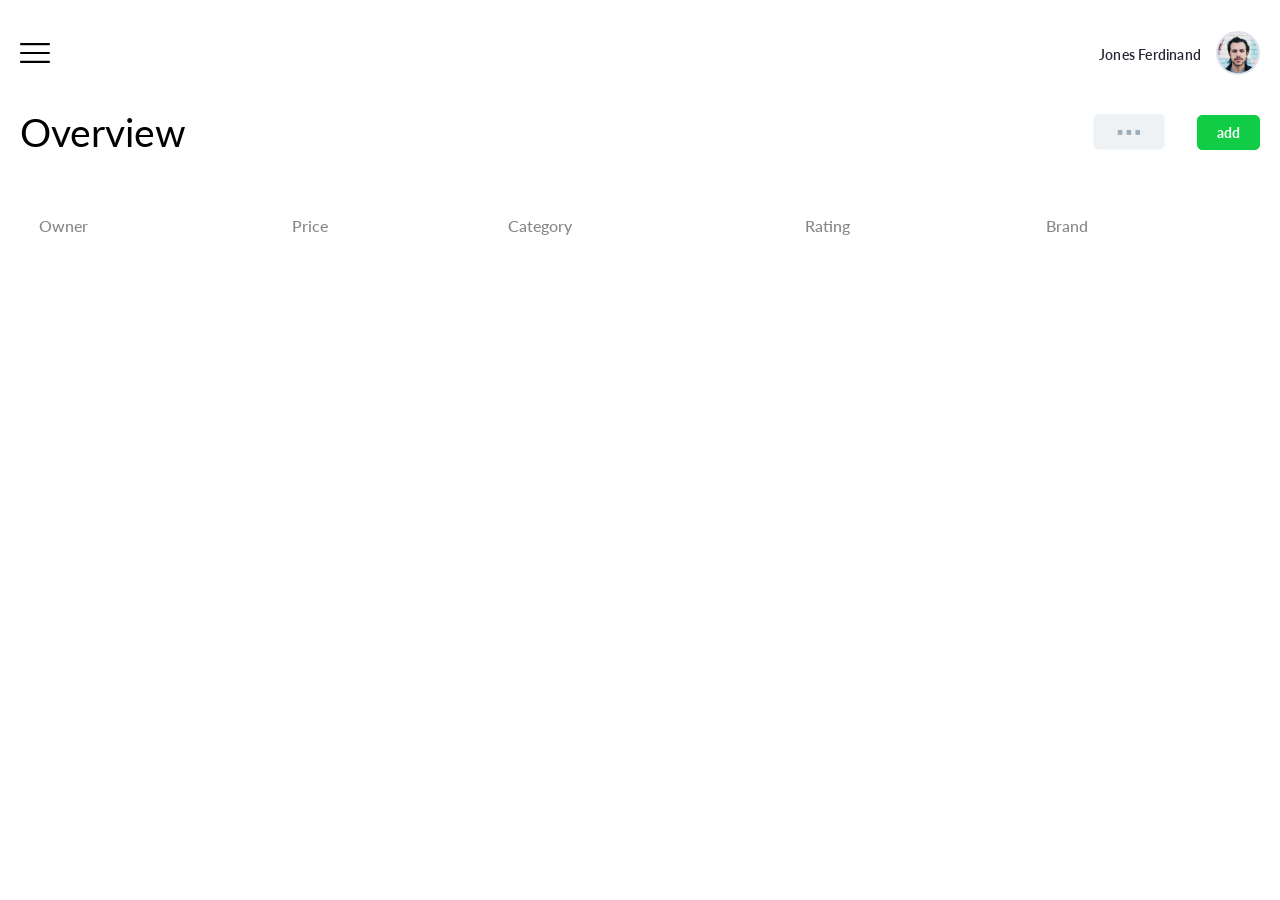
<file: index.html>
<!DOCTYPE html>
<html lang="en">

<head>
    <meta charset="UTF-8">
    <meta name="viewport" content="width=device-width, initial-scale=1.0">
    <title>Dashboard</title>

    <link rel="stylesheet" href="CSS/overview/style.css">
</head>

<body>

    <header>
        <div class="container header__container">
            <button class="hamburger__btn">
                <img class="hamburger__btn__img" src="images/hamburger.svg" alt="bar">
            </button>
            <div class="header__right">
                <h3 class="header__name__title">Jones Ferdinand</h3>
                <div>
                    <img class="header__name__img" src="images/header.png" alt="img">
                </div>
            </div>
        </div>
    </header>

    <main>
        <div class="container">
            <div class="overview__wrapper">
                <h1 class="overview__title ">Overview</h1>
                <div class="overview__btn__wrapper">
                    <img src="images/Dots.png" alt="img">
                    <!-- <button class="overview__dots__btn">
                    </button> -->
                    <button class="overview__add__btn">add</button>
                </div>
            </div>
            <ul class="overview__category">

            </ul>
            <table class="table">
                <thead>
                    <tr class="heading__tr">
                        <th>Owner</th>
                        <th>Price</th>
                        <th>Category</th>
                        <th>Rating</th>
                        <th>Brand</th>
                    </tr>
                </thead>

                <tbody class="owner__cards">

                </tbody>
            </table>
        </div>
    </main>

    <script src="./js/main.js"></script>
</body>

</html>
</file>
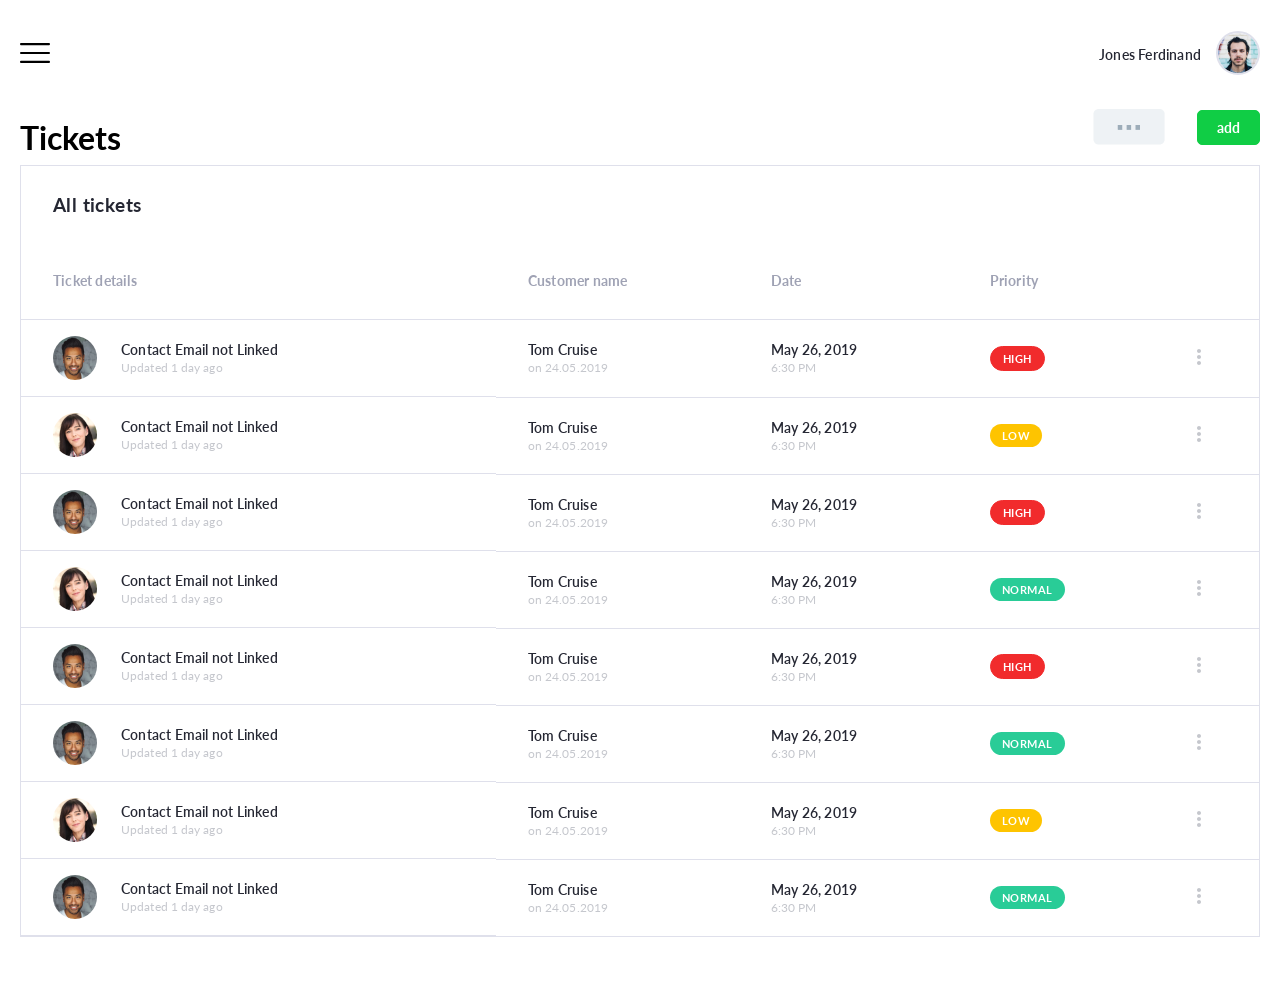
<file: pages/tickets.html>
<!DOCTYPE html>
<html lang="en">

<head>
    <meta charset="UTF-8">
    <meta name="viewport" content="width=device-width, initial-scale=1.0">
    <title>Tickets</title>

    <link rel="stylesheet" href="../CSS/tickets/style.css">
</head>

<body>

    <header>
        <div class="container header__container">
            <button class="hamburger__btn">
                <img class="hamburger__btn__img" src="../images/hamburger.svg" alt="bar">
            </button>
            <div class="header__right">
                <h3 class="header__name__title">Jones Ferdinand</h3>
                <div>
                    <img class="header__name__img" src="../images/header.png" alt="img">
                </div>
            </div>
        </div>
    </header>

    <main>
        <div class="container">
            <div class="tickets__box">
                <h1 class="tickets__title ">Tickets</h1>
                <div class="tickets__btn__wrapper">
                    <img src="../images/Dots.png" alt="img">
                    <!-- <button class="overview__dots__btn">
                    </button> -->
                    <button class="tickets__add__btn">add</button>
                </div>
            </div>

            <table class="table">
                <thead>
                    <tr>
                        <th class="tickets__title2" colspan="6">All tickets</th>
                    </tr>
                    <tr class="heading__tr">
                        <th>Ticket details</th>
                        <th>Customer name</th>
                        <th>Date</th>
                        <th>Priority</th>
                        <th></th>
                    </tr>
                </thead>

                <tbody>
                    <!-- 1 -->
                    <tr>
                        <td class="tickets__wrapper">
                            <img src="../images/m 5.png" alt="img">
                            <div class="tickets___name__wrapper">
                                <h3 class="tickets__name">Contact Email not Linked</h3>
                                <p class="tickets__name__text">Updated 1 day ago</p>
                            </div>
                        </td>
                        <td class="tickets">
                            <h3 class="tickets__name">Tom Cruise</h3>
                            <p class="tickets__name__text">on 24.05.2019</p>
                        </td>
                        <td class="tickets">
                            <h3 class="tickets__name">May 26, 2019</h3>
                            <p class="tickets__name__text">6:30 PM</p>
                        </td>
                        <td class="tickets__btns">
                            <button class="tickets__btn">High</button>
                        </td>
                        <td>
                            <button class="tickets__more__btn">
                                <img src="../images/more.svg" alt="igm">
                            </button>
                        </td>
                    </tr>
                    <!-- 2 -->
                    <tr>
                        <td class="tickets__wrapper">
                            <img src="../images/w 5.png" alt="img">
                            <div class="tickets___name__wrapper">
                                <h3 class="tickets__name">Contact Email not Linked</h3>
                                <p class="tickets__name__text">Updated 1 day ago</p>
                            </div>
                        </td>
                        <td class="tickets">
                            <h3 class="tickets__name">Tom Cruise</h3>
                            <p class="tickets__name__text">on 24.05.2019</p>
                        </td>
                        <td class="tickets">
                            <h3 class="tickets__name">May 26, 2019</h3>
                            <p class="tickets__name__text">6:30 PM</p>
                        </td>
                        <td class="tickets__btns">
                            <button class="tickets__btn low__btn">Low</button>
                        </td>
                        <td>
                            <button class="tickets__more__btn">
                                <img src="../images/more.svg" alt="igm">
                            </button>
                        </td>
                    </tr>
                    <!-- 3 -->
                    <tr>
                        <td class="tickets__wrapper">
                            <img src="../images/m 5.png" alt="img">
                            <div class="tickets___name__wrapper">
                                <h3 class="tickets__name">Contact Email not Linked</h3>
                                <p class="tickets__name__text">Updated 1 day ago</p>
                            </div>
                        </td>
                        <td class="tickets">
                            <h3 class="tickets__name">Tom Cruise</h3>
                            <p class="tickets__name__text">on 24.05.2019</p>
                        </td>
                        <td class="tickets">
                            <h3 class="tickets__name">May 26, 2019</h3>
                            <p class="tickets__name__text">6:30 PM</p>
                        </td>
                        <td class="tickets__btns">
                            <button class="tickets__btn">High</button>
                        </td>
                        <td>
                            <button class="tickets__more__btn">
                                <img src="../images/more.svg" alt="igm">
                            </button>
                        </td>
                    </tr>
                    <!-- 4 -->
                    <tr>
                        <td class="tickets__wrapper">
                            <img src="../images/w 5.png" alt="img">
                            <div class="tickets___name__wrapper">
                                <h3 class="tickets__name">Contact Email not Linked</h3>
                                <p class="tickets__name__text">Updated 1 day ago</p>
                            </div>
                        </td>
                        <td class="tickets">
                            <h3 class="tickets__name">Tom Cruise</h3>
                            <p class="tickets__name__text">on 24.05.2019</p>
                        </td>
                        <td class="tickets">
                            <h3 class="tickets__name">May 26, 2019</h3>
                            <p class="tickets__name__text">6:30 PM</p>
                        </td>
                        <td class="tickets__btns">
                            <button class="tickets__btn normal__btn">Normal</button>
                        </td>
                        <td>
                            <button class="tickets__more__btn">
                                <img src="../images/more.svg" alt="igm">
                            </button>
                        </td>
                    </tr>
                    <!-- 5 -->
                    <tr>
                        <td class="tickets__wrapper">
                            <img src="../images/m 5.png" alt="img">
                            <div class="tickets___name__wrapper">
                                <h3 class="tickets__name">Contact Email not Linked</h3>
                                <p class="tickets__name__text">Updated 1 day ago</p>
                            </div>
                        </td>
                        <td class="tickets">
                            <h3 class="tickets__name">Tom Cruise</h3>
                            <p class="tickets__name__text">on 24.05.2019</p>
                        </td>
                        <td class="tickets">
                            <h3 class="tickets__name">May 26, 2019</h3>
                            <p class="tickets__name__text">6:30 PM</p>
                        </td>
                        <td class="tickets__btns">
                            <button class="tickets__btn">High</button>
                        </td>
                        <td>
                            <button class="tickets__more__btn">
                                <img src="../images/more.svg" alt="igm">
                            </button>
                        </td>
                    </tr>
                    <!-- 6 -->
                    <tr>
                        <td class="tickets__wrapper">
                            <img src="../images/m 5.png" alt="img">
                            <div class="tickets___name__wrapper">
                                <h3 class="tickets__name">Contact Email not Linked</h3>
                                <p class="tickets__name__text">Updated 1 day ago</p>
                            </div>
                        </td>
                        <td class="tickets">
                            <h3 class="tickets__name">Tom Cruise</h3>
                            <p class="tickets__name__text">on 24.05.2019</p>
                        </td>
                        <td class="tickets">
                            <h3 class="tickets__name">May 26, 2019</h3>
                            <p class="tickets__name__text">6:30 PM</p>
                        </td>
                        <td class="tickets__btns">
                            <button class="tickets__btn normal__btn">Normal</button>
                        </td>
                        <td>
                            <button class="tickets__more__btn">
                                <img src="../images/more.svg" alt="igm">
                            </button>
                        </td>
                    </tr>
                    <!-- 7 -->
                    <tr>
                        <td class="tickets__wrapper">
                            <img src="../images/w 5.png" alt="img">
                            <div class="tickets___name__wrapper">
                                <h3 class="tickets__name">Contact Email not Linked</h3>
                                <p class="tickets__name__text">Updated 1 day ago</p>
                            </div>
                        </td>
                        <td class="tickets">
                            <h3 class="tickets__name">Tom Cruise</h3>
                            <p class="tickets__name__text">on 24.05.2019</p>
                        </td>
                        <td class="tickets">
                            <h3 class="tickets__name">May 26, 2019</h3>
                            <p class="tickets__name__text">6:30 PM</p>
                        </td>
                        <td class="tickets__btns">
                            <button class="tickets__btn low__btn">Low</button>
                        </td>
                        <td>
                            <button class="tickets__more__btn">
                                <img src="../images/more.svg" alt="igm">
                            </button>
                        </td>
                    </tr>
                    <!-- 8 -->
                    <tr>
                        <td class="tickets__wrapper">
                            <img src="../images/m 5.png" alt="img">
                            <div class="tickets___name__wrapper">
                                <h3 class="tickets__name">Contact Email not Linked</h3>
                                <p class="tickets__name__text">Updated 1 day ago</p>
                            </div>
                        </td>
                        <td class="tickets">
                            <h3 class="tickets__name">Tom Cruise</h3>
                            <p class="tickets__name__text">on 24.05.2019</p>
                        </td>
                        <td class="tickets">
                            <h3 class="tickets__name">May 26, 2019</h3>
                            <p class="tickets__name__text">6:30 PM</p>
                        </td>
                        <td class="tickets__btns">
                            <button class="tickets__btn normal__btn">Normal</button>
                        </td>
                        <td>
                            <button class="tickets__more__btn">
                                <img src="../images/more.svg" alt="igm">
                            </button>
                        </td>
                    </tr>
                </tbody>
            </table>
        </div>
    </main>
</body>

</html>
</file>
<file: CSS/overview/style.css>
@import url(../reset.css);
@import url(./header.css);
@import url(./table.css);
</file>
<file: CSS/tickets/style.css>
@import url(../reset.css);
@import url(../overview/header.css);
@import url(./table.css);
</file>
